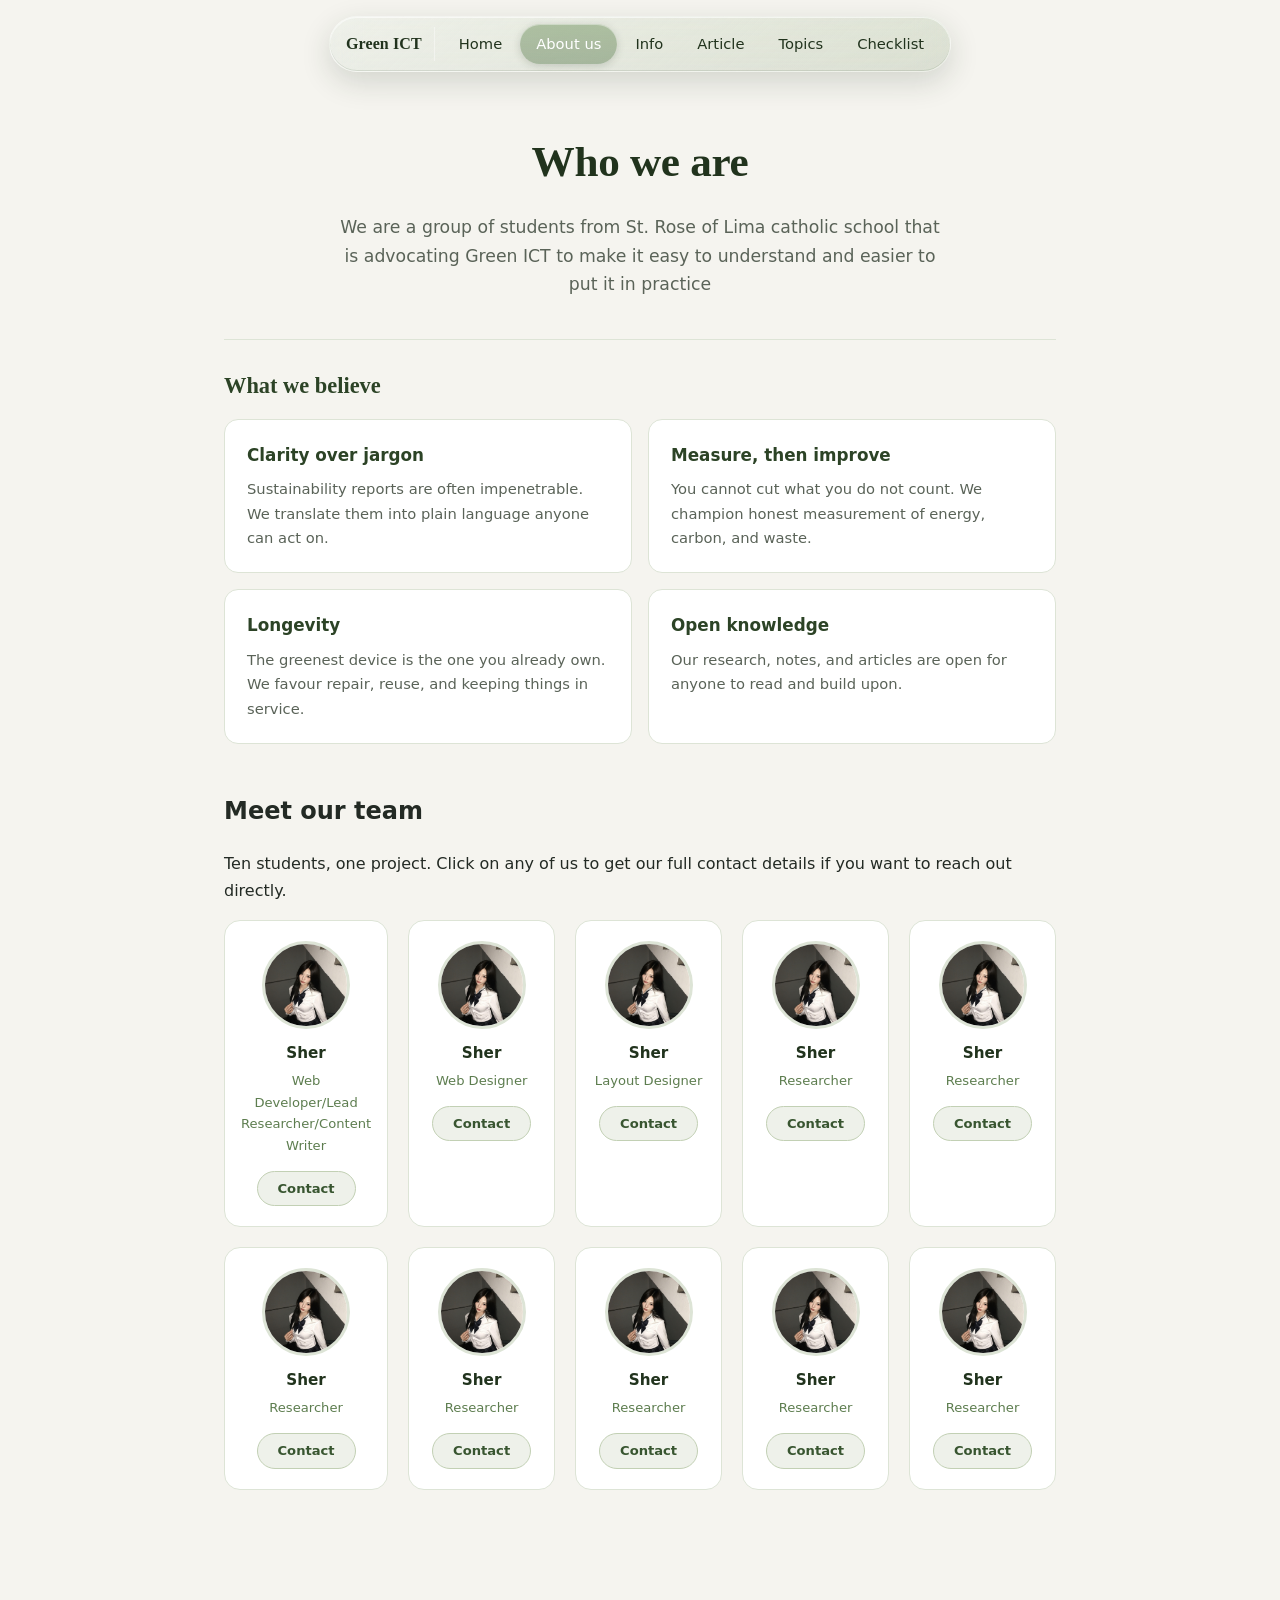
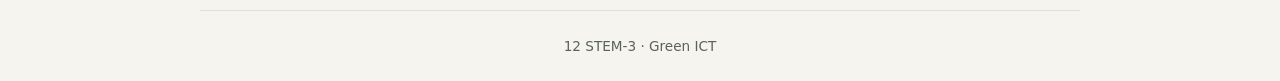
<file: about.html>
<!DOCTYPE html>
<html lang="en">
<head>
  <meta charset="UTF-8" />
  <meta name="viewport" content="width=device-width, initial-scale=1.0" />
  <title>Green ICT · About us</title>
  <link rel="stylesheet" href="css/navbar.css" />
  <link rel="stylesheet" href="css/about.css" />
</head>
<body>
  <nav class="navbar">
    <div class="navbar__brand">Green ICT</div>
    <div class="navbar__links">
      <a class="navbar__link" href="index.html">Home</a>
      <a class="navbar__link is-active" href="about.html">About us</a>
      <a class="navbar__link" href="info.html">Info</a>
      <a class="navbar__link" href="article.html">Article</a>
      <a class="navbar__link" href="topics.html">Topics</a>
      <a class="navbar__link" href="checklist.html">Checklist</a>
    </div>
  </nav>

  <main class="page">
    <header class="page-head">
      <h1>Who we are</h1>
      <p class="page-head__lede">
        We are a group of students from St. Rose of Lima catholic school that is advocating Green ICT to make it easy to
         understand and easier to put it in practice
      </p>
    </header>

    

    <section class="values">
      <h2>What we believe</h2>
      <div class="values__grid">
        <div class="value">
          <h3>Clarity over jargon</h3>
          <p>Sustainability reports are often impenetrable. We translate them into plain language anyone can act on.</p>
        </div>
        <div class="value">
          <h3>Measure, then improve</h3>
          <p>You cannot cut what you do not count. We champion honest measurement of energy, carbon, and waste.</p>
        </div>
        <div class="value">
          <h3>Longevity</h3>
          <p>The greenest device is the one you already own. We favour repair, reuse, and keeping things in service.</p>
        </div>
        <div class="value">
          <h3>Open knowledge</h3>
          <p>Our research, notes, and articles are open for anyone to read and build upon.</p>
        </div>
      </div>
    </section>

    <section class="team">
      <h2>Meet our team</h2>
      <p class="team__intro">
        Ten students, one project. Click on any of us to get our full contact
        details if you want to reach out directly.
      </p>
      <div class="team__grid">
        <article class="team-member">
          <img class="team-member__avatar" src="snaptik-app-7675757365991394567-slide-1.jpg" loading="lazy" />
          <h3 class="team-member__name">Sher</h3>
          <p class="team-member__title">Web Developer/Lead Researcher/Content Writer</p>
          <a class="team-member__btn" href="member/member1.html">Contact</a>
        </article>

         <article class="team-member">
          <img class="team-member__avatar" src="snaptik-app-7675757365991394567-slide-1.jpg" loading="lazy" />
          <h3 class="team-member__name">Sher</h3>
          <p class="team-member__title">Web Designer</p>
          <a class="team-member__btn" href="member/member2.html">Contact</a>
        </article>

         <article class="team-member">
          <img class="team-member__avatar" src="snaptik-app-7675757365991394567-slide-1.jpg" loading="lazy" />
          <h3 class="team-member__name">Sher</h3>
          <p class="team-member__title">Layout Designer</p>
          <a class="team-member__btn" href="member/member3.html">Contact</a>
        </article>

         <article class="team-member">
          <img class="team-member__avatar" src="snaptik-app-7675757365991394567-slide-1.jpg" loading="lazy" />
          <h3 class="team-member__name">Sher</h3>
          <p class="team-member__title">Researcher</p>
          <a class="team-member__btn" href="member/member4.html">Contact</a>
        </article>

         <article class="team-member">
          <img class="team-member__avatar" src="snaptik-app-7675757365991394567-slide-1.jpg" loading="lazy" />
          <h3 class="team-member__name">Sher</h3>
          <p class="team-member__title">Researcher</p>
          <a class="team-member__btn" href="member/member5.html">Contact</a>
        </article>

         <article class="team-member">
          <img class="team-member__avatar" src="snaptik-app-7675757365991394567-slide-1.jpg" loading="lazy" />
          <h3 class="team-member__name">Sher</h3>
          <p class="team-member__title">Researcher</p>
          <a class="team-member__btn" href="member/member6.html">Contact</a>
        </article>

         <article class="team-member">
          <img class="team-member__avatar" src="snaptik-app-7675757365991394567-slide-1.jpg" loading="lazy" />
          <h3 class="team-member__name">Sher</h3>
          <p class="team-member__title">Researcher</p>
          <a class="team-member__btn" href="member/member7.html">Contact</a>
        </article>

         <article class="team-member">
          <img class="team-member__avatar" src="snaptik-app-7675757365991394567-slide-1.jpg" loading="lazy" />
          <h3 class="team-member__name">Sher</h3>
          <p class="team-member__title">Researcher</p>
          <a class="team-member__btn" href="member/member8.html">Contact</a>
        </article>

         <article class="team-member">
          <img class="team-member__avatar" src="snaptik-app-7675757365991394567-slide-1.jpg" loading="lazy" />
          <h3 class="team-member__name">Sher</h3>
          <p class="team-member__title">Researcher</p>
          <a class="team-member__btn" href="member/member9.html">Contact</a>
        </article>

         <article class="team-member">
          <img class="team-member__avatar" src="snaptik-app-7675757365991394567-slide-1.jpg" loading="lazy" />
          <h3 class="team-member__name">Sher</h3>
          <p class="team-member__title">Researcher</p>
          <a class="team-member__btn" href="member/member10.html">Contact</a>
        </article>
       
      </div>
    </section>




  </main>

 


  <footer class="page__footer">
    12 STEM-3 · Green ICT
  </footer>
</body>
</html>
</file>
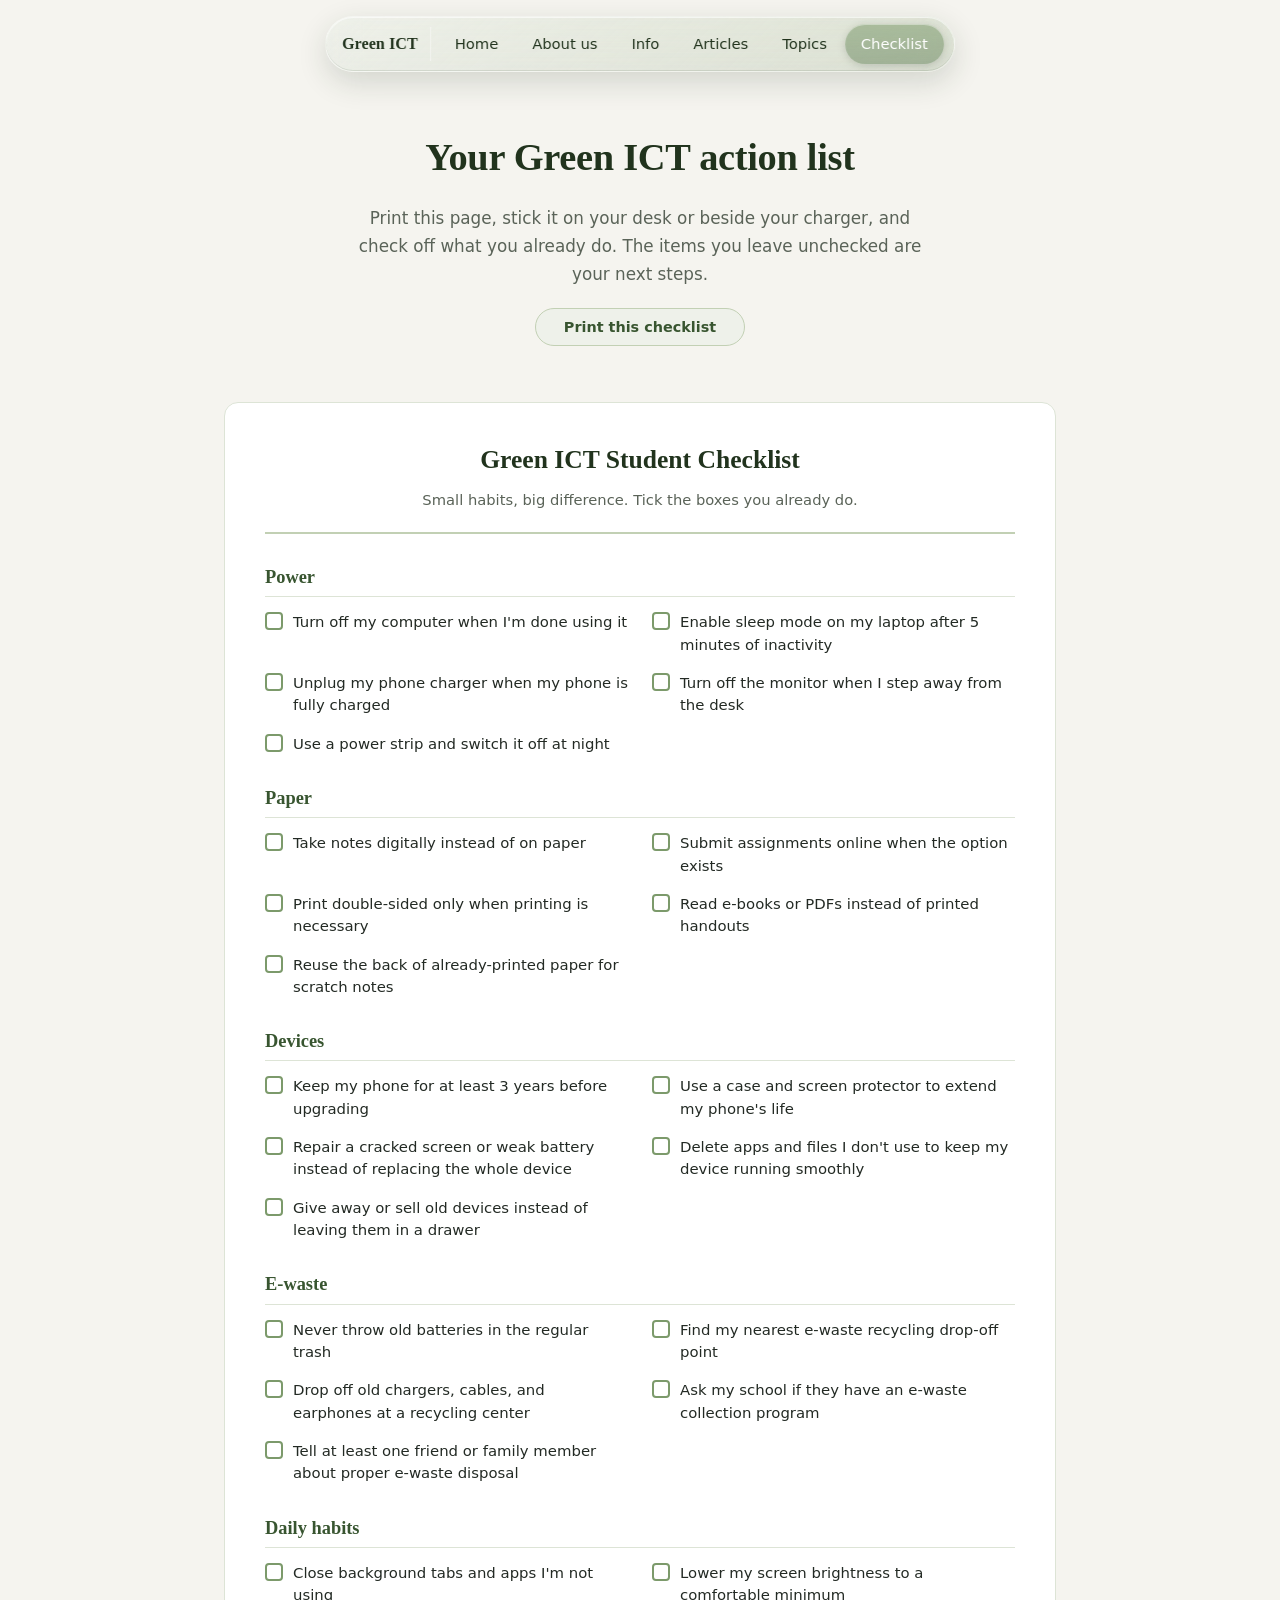
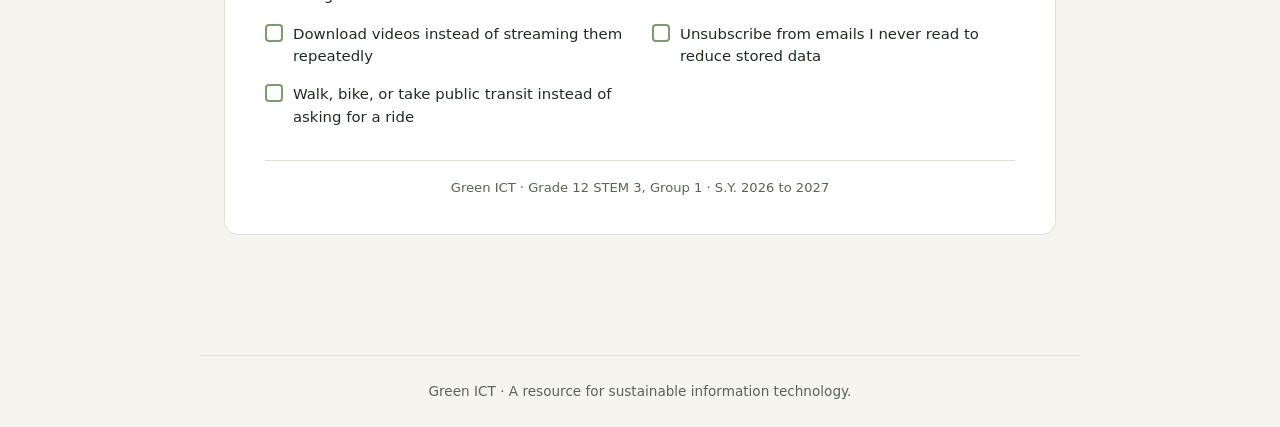
<file: checklist.html>
<!DOCTYPE html>
<html lang="en">
<head>
  <meta charset="UTF-8" />
  <meta name="viewport" content="width=device-width, initial-scale=1.0" />
  <title>Green ICT · Printable Checklist</title>
  <link rel="stylesheet" href="css/navbar.css" />
  <link rel="stylesheet" href="css/checklist.css" />
</head>
<body>
  <nav class="navbar">
    <div class="navbar__brand">Green ICT</div>
    <div class="navbar__links">
      <a class="navbar__link" href="index.html">Home</a>
      <a class="navbar__link" href="about.html">About us</a>
      <a class="navbar__link" href="info.html">Info</a>
      <a class="navbar__link" href="article.html">Articles</a>
      <a class="navbar__link" href="topics.html">Topics</a>
      <a class="navbar__link is-active" href="checklist.html">Checklist</a>
    </div>
  </nav>

  <main class="page">
    <header class="page-head">
      <h1>Your Green ICT action list</h1>
      <p class="page-head__lede">
        Print this page, stick it on your desk or beside your charger, and
        check off what you already do. The items you leave unchecked are your
        next steps.
      </p>
      <button class="checklist__print-btn" id="printChecklist" type="button">Print this checklist</button>
    </header>

    <div class="checklist-sheet" id="checklistSheet">
      <div class="checklist-sheet__header">
        <h2>Green ICT Student Checklist</h2>
        <p>Small habits, big difference. Tick the boxes you already do.</p>
      </div>

      <div class="checklist-group">
        <h3>Power</h3>
        <ul class="checklist-items">
          <li><span class="check-box"></span> Turn off my computer when I'm done using it</li>
          <li><span class="check-box"></span> Enable sleep mode on my laptop after 5 minutes of inactivity</li>
          <li><span class="check-box"></span> Unplug my phone charger when my phone is fully charged</li>
          <li><span class="check-box"></span> Turn off the monitor when I step away from the desk</li>
          <li><span class="check-box"></span> Use a power strip and switch it off at night</li>
        </ul>
      </div>

      <div class="checklist-group">
        <h3>Paper</h3>
        <ul class="checklist-items">
          <li><span class="check-box"></span> Take notes digitally instead of on paper</li>
          <li><span class="check-box"></span> Submit assignments online when the option exists</li>
          <li><span class="check-box"></span> Print double-sided only when printing is necessary</li>
          <li><span class="check-box"></span> Read e-books or PDFs instead of printed handouts</li>
          <li><span class="check-box"></span> Reuse the back of already-printed paper for scratch notes</li>
        </ul>
      </div>

      <div class="checklist-group">
        <h3>Devices</h3>
        <ul class="checklist-items">
          <li><span class="check-box"></span> Keep my phone for at least 3 years before upgrading</li>
          <li><span class="check-box"></span> Use a case and screen protector to extend my phone's life</li>
          <li><span class="check-box"></span> Repair a cracked screen or weak battery instead of replacing the whole device</li>
          <li><span class="check-box"></span> Delete apps and files I don't use to keep my device running smoothly</li>
          <li><span class="check-box"></span> Give away or sell old devices instead of leaving them in a drawer</li>
        </ul>
      </div>

      <div class="checklist-group">
        <h3>E-waste</h3>
        <ul class="checklist-items">
          <li><span class="check-box"></span> Never throw old batteries in the regular trash</li>
          <li><span class="check-box"></span> Find my nearest e-waste recycling drop-off point</li>
          <li><span class="check-box"></span> Drop off old chargers, cables, and earphones at a recycling center</li>
          <li><span class="check-box"></span> Ask my school if they have an e-waste collection program</li>
          <li><span class="check-box"></span> Tell at least one friend or family member about proper e-waste disposal</li>
        </ul>
      </div>

      <div class="checklist-group">
        <h3>Daily habits</h3>
        <ul class="checklist-items">
          <li><span class="check-box"></span> Close background tabs and apps I'm not using</li>
          <li><span class="check-box"></span> Lower my screen brightness to a comfortable minimum</li>
          <li><span class="check-box"></span> Download videos instead of streaming them repeatedly</li>
          <li><span class="check-box"></span> Unsubscribe from emails I never read to reduce stored data</li>
          <li><span class="check-box"></span> Walk, bike, or take public transit instead of asking for a ride</li>
        </ul>
      </div>

      <div class="checklist-sheet__footer">
        <p>Green ICT · Grade 12 STEM 3, Group 1 · S.Y. 2026 to 2027</p>
      </div>
    </div>
  </main>

  <footer class="page__footer">
    Green ICT · A resource for sustainable information technology.
  </footer>

  <script>
    document.getElementById('printChecklist').addEventListener('click', function() {
      window.print();
    });
  </script>
</body>
</html>
</file>
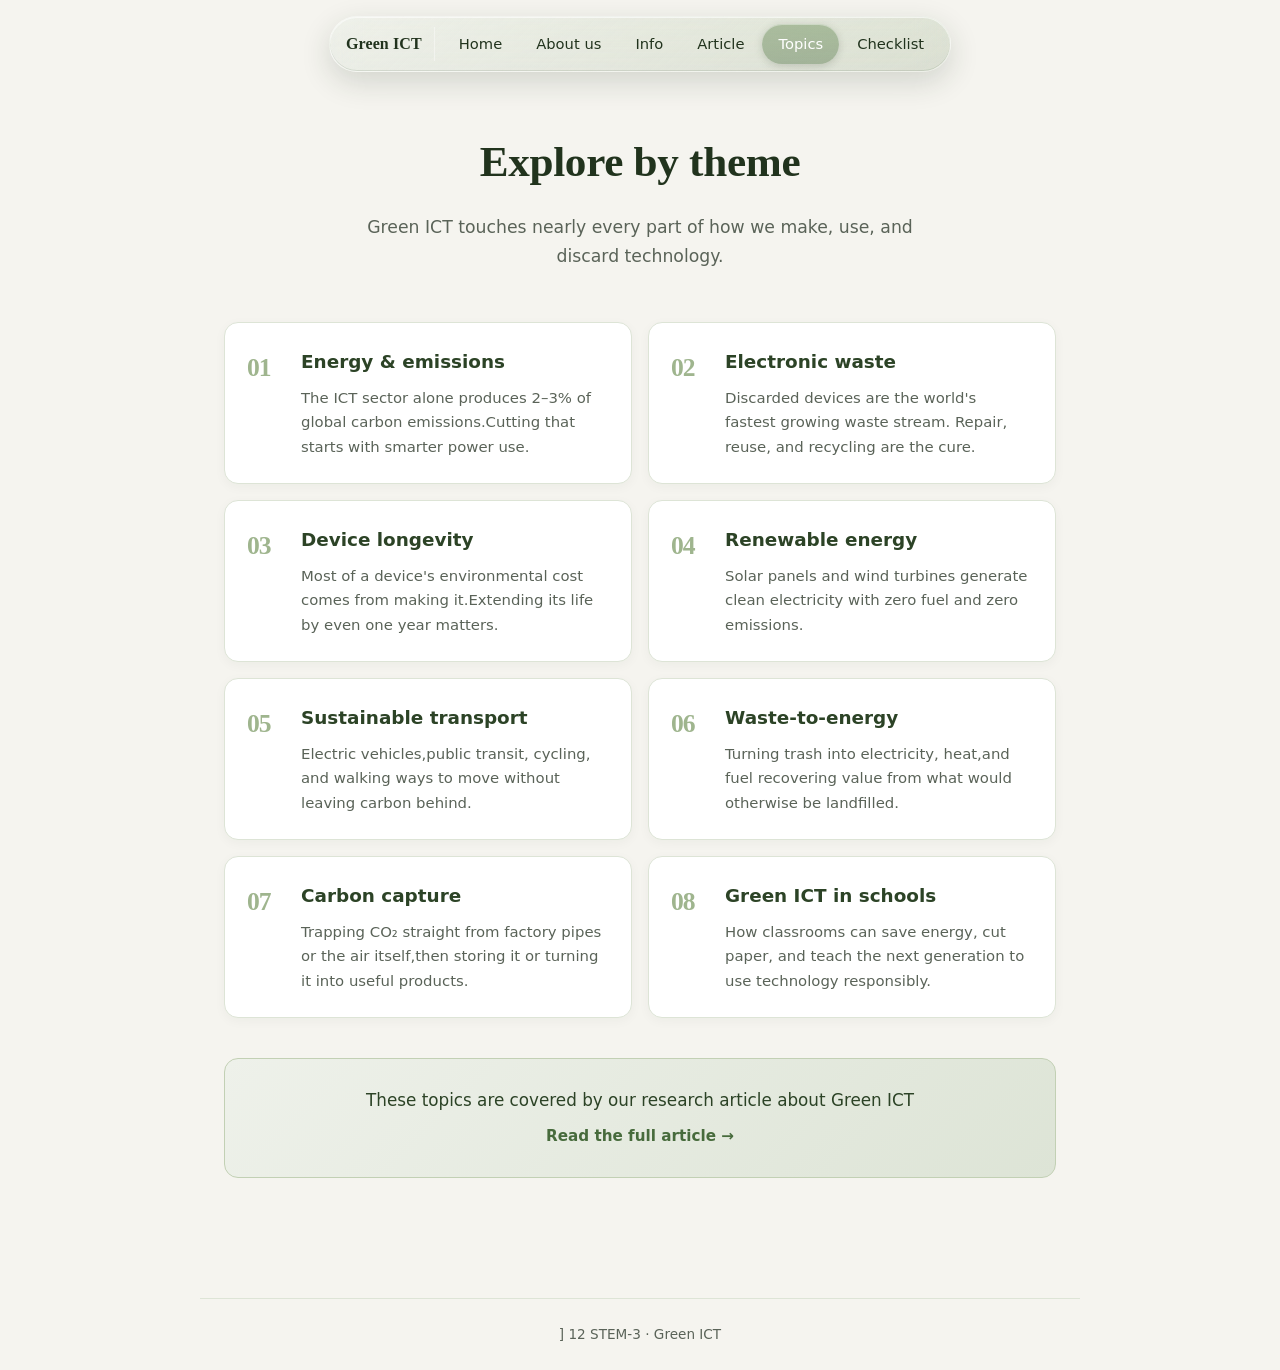
<file: topics.html>
<!DOCTYPE html>
<html lang="en">
<head>
  <meta charset="UTF-8" />
  <meta name="viewport" content="width=device-width, initial-scale=1.0" />
  <title>Green ICT · Topics</title>
  <link rel="stylesheet" href="css/navbar.css" />
  <link rel="stylesheet" href="css/topics.css" />
</head>
<body>
  <nav class="navbar">
    <div class="navbar__brand">Green ICT</div>
    <div class="navbar__links">
      <a class="navbar__link" href="index.html">Home</a>
      <a class="navbar__link" href="about.html">About us</a>
      <a class="navbar__link" href="info.html">Info</a>
      <a class="navbar__link" href="article.html">Article</a>
      <a class="navbar__link is-active" href="topics.html">Topics</a>
      <a class="navbar__link" href="checklist.html">Checklist</a>
    </div>
  </nav>

  <main class="page">
    <header class="page-head">
      <h1>Explore by theme</h1>
      <p class="page-head__lede">
        Green ICT touches nearly every part of how we make, use, and discard
        technology.
      </p>
    </header>

    <div class="topics">
      <a class="topic" href="articles.html#understanding">
        <span class="topic__num">01</span>
        <h2>Energy &amp; emissions</h2>
        <p>The ICT sector alone produces 2–3% of global carbon emissions.Cutting that starts with smarter power use.</p>
      </a>
      <a class="topic" href="articles.html#benefits">
        <span class="topic__num">02</span>
        <h2>Electronic waste</h2>
        <p>Discarded devices are the world's fastest growing waste stream. Repair, reuse, and recycling are the cure.</p>
      </a>
      <a class="topic" href="articles.html#benefits">
        <span class="topic__num">03</span>
        <h2>Device longevity</h2>
        <p>Most of a device's environmental cost comes from making it.Extending its life by even one year matters.</p>
      </a>
      <a class="topic" href="articles.html#examples">
        <span class="topic__num">04</span>
        <h2>Renewable energy</h2>
        <p>Solar panels and wind turbines generate clean electricity with zero fuel and zero emissions.</p>
      </a>
      <a class="topic" href="articles.html#examples">
        <span class="topic__num">05</span>
        <h2>Sustainable transport</h2>
        <p>Electric vehicles,public transit, cycling, and walking ways to move without leaving carbon behind.</p>
      </a>
      <a class="topic" href="articles.html#examples">
        <span class="topic__num">06</span>
        <h2>Waste-to-energy</h2>
        <p>Turning trash into electricity, heat,and fuel recovering value from what would otherwise be landfilled.</p>
      </a>
      <a class="topic" href="articles.html#examples">
        <span class="topic__num">07</span>
        <h2>Carbon capture</h2>
        <p>Trapping CO₂ straight from factory pipes or the air itself,then storing it or turning it into useful products.</p>
      </a>
      <a class="topic" href="article.html#schools">
        <span class="topic__num">08</span>
        <h2>Green ICT in schools</h2>
        <p>How classrooms can save energy, cut paper, and teach the next generation to use technology responsibly.</p>
      </a>
    </div>

    <section class="topics-cta">
      <p>These topics are covered by our research article about Green ICT</p>
      <a class="topics-cta__link" href="article.html">Read the full article →</a>
    </section>
  </main>

  <footer class="page__footer">
    ] 12 STEM-3 · Green ICT
  </footer>
</body>
</html>
</file>
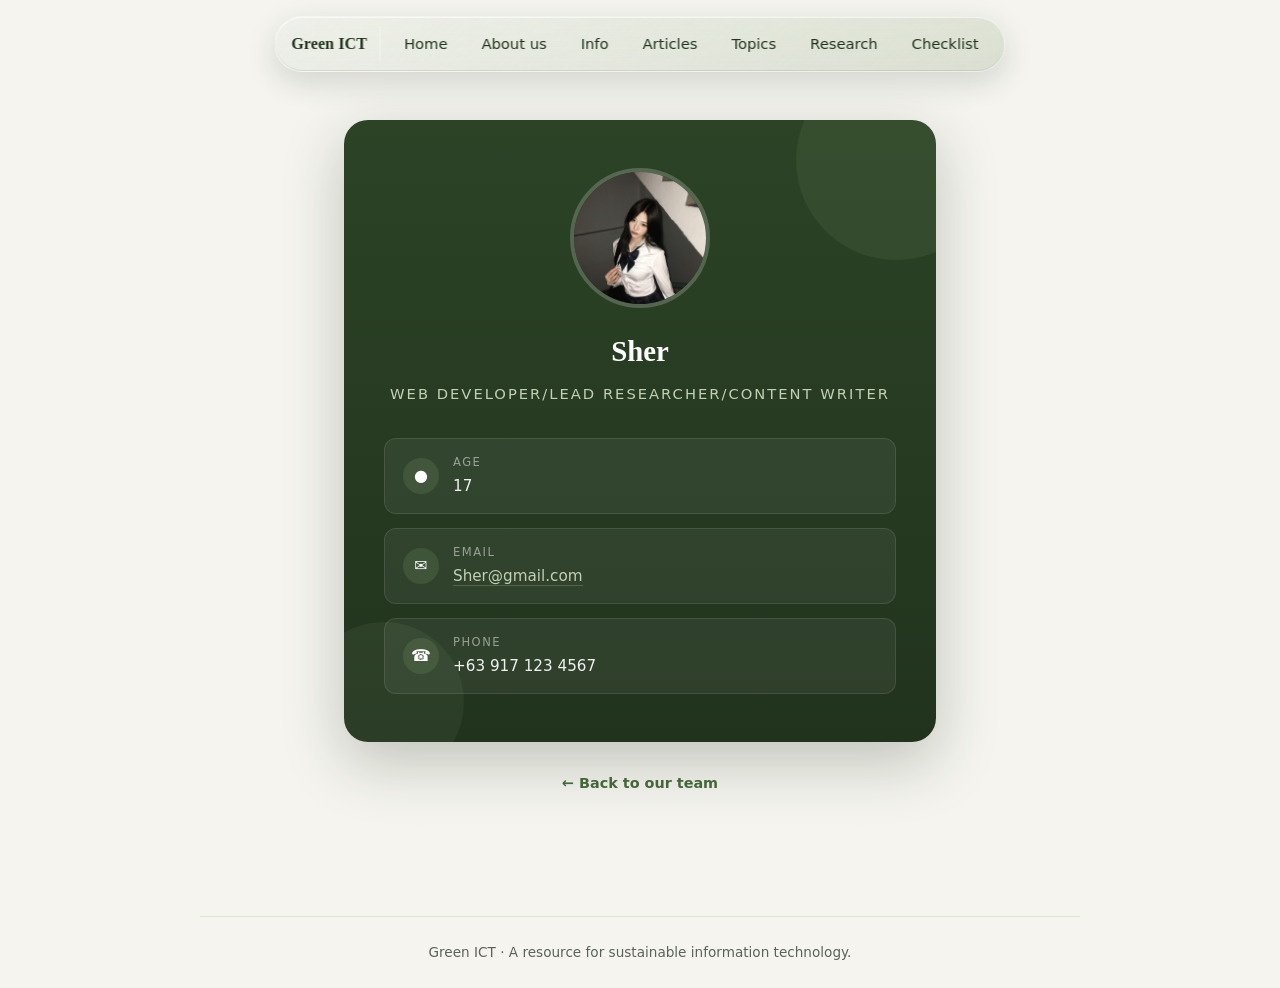
<file: member/member1.html>
<!DOCTYPE html>
<html lang="en">
<head>
  <meta charset="UTF-8" />
  <meta name="viewport" content="width=device-width, initial-scale=1.0" />
  <title>Maria Santos · Green ICT</title>
  <link rel="stylesheet" href="../css/navbar.css" />
  <link rel="stylesheet" href="member.css" />
</head>
<body>
  <nav class="navbar">
    <div class="navbar__brand">Green ICT</div>
    <div class="navbar__links">
      <a class="navbar__link" href="index.html">Home</a>
      <a class="navbar__link" href="about.html">About us</a>
      <a class="navbar__link" href="info.html">Info</a>
      <a class="navbar__link" href="articles.html">Articles</a>
      <a class="navbar__link" href="topics.html">Topics</a>
      <a class="navbar__link" href="research.html">Research</a>
      <a class="navbar__link" href="checklist.html">Checklist</a>
    </div>
  </nav>

  <main class="member-page">
    <div class="member-card">
      <img class="member-card__avatar" src="../snaptik-app-7675757365991394567-slide-1.jpg" />
      <h1 class="member-card__name">Sher</h1>
      <p class="member-card__title">Web Developer/Lead Researcher/Content Writer</p>

      <div class="member-info">
        <div class="member-info__row">
          <div class="member-info__icon">&#9679;</div>
          <div>
            <p class="member-info__label">Age</p>
            <p class="member-info__value">17</p>
          </div>
        </div>
        <div class="member-info__row">
          <div class="member-info__icon">&#9993;</div>
          <div>
            <p class="member-info__label">Email</p>
            <p class="member-info__value"><a href="mailto:maria.santos@greenict.example">Sher@gmail.com</a></p>
          </div>
        </div>
        <div class="member-info__row">
          <div class="member-info__icon">&#9742;</div>
          <div>
            <p class="member-info__label">Phone</p>
            <p class="member-info__value">+63 917 123 4567</p>
          </div>
        </div>
      </div>
    </div>

    <div class="member-back">
      <a href="about.html">&larr; Back to our team</a>
    </div>
  </main>

  <footer class="page__footer">
    Green ICT · A resource for sustainable information technology.
  </footer>
</body>
</html>
</file>
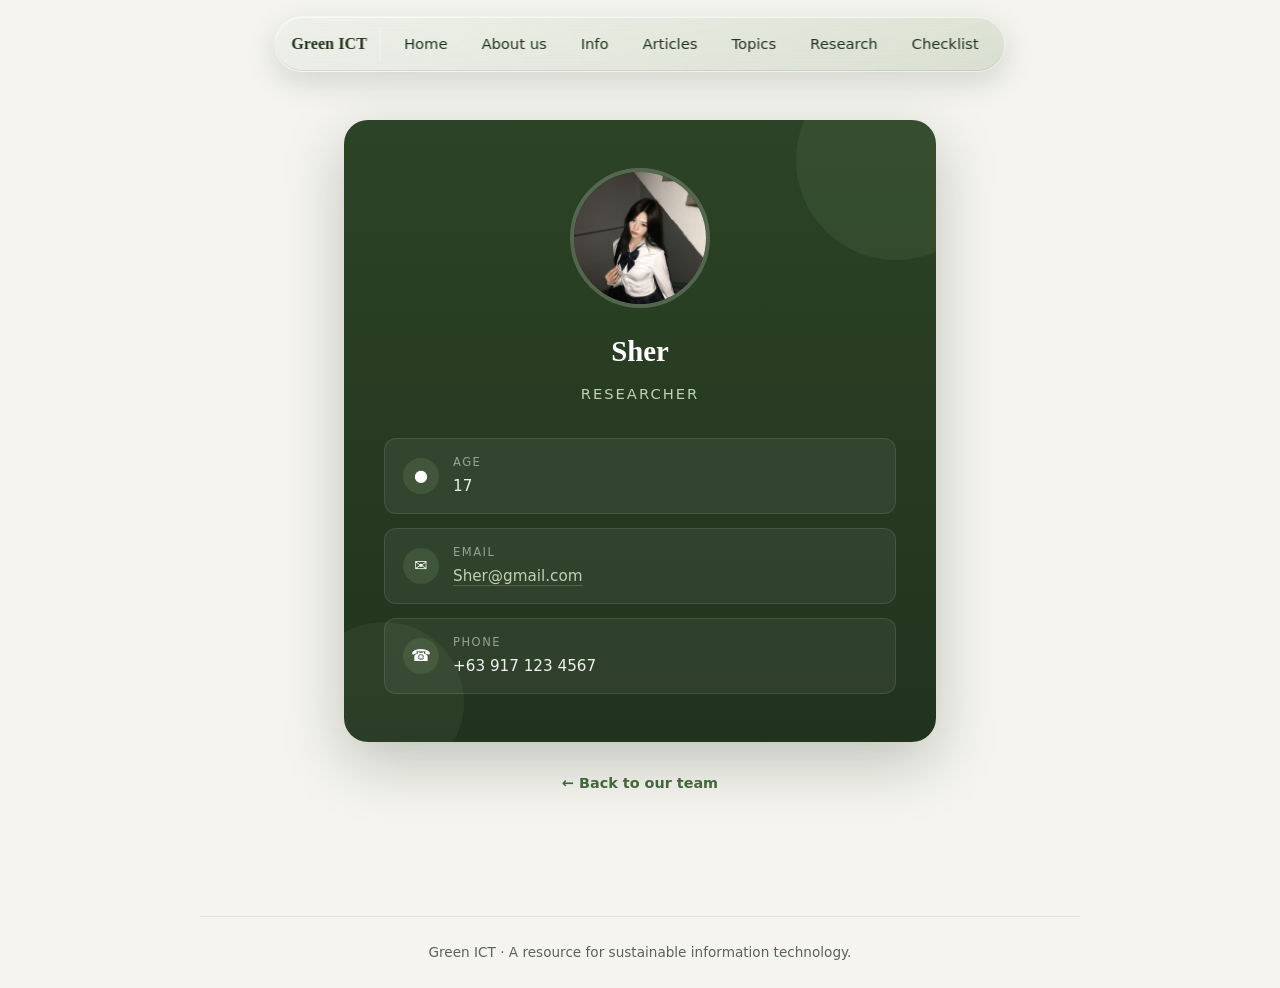
<file: member/member10.html>
<!DOCTYPE html>
<html lang="en">
<head>
  <meta charset="UTF-8" />
  <meta name="viewport" content="width=device-width, initial-scale=1.0" />
  <title>Maria Santos · Green ICT</title>
  <link rel="stylesheet" href="../css/navbar.css" />
  <link rel="stylesheet" href="member.css" />
</head>
<body>
  <nav class="navbar">
    <div class="navbar__brand">Green ICT</div>
    <div class="navbar__links">
      <a class="navbar__link" href="index.html">Home</a>
      <a class="navbar__link" href="about.html">About us</a>
      <a class="navbar__link" href="info.html">Info</a>
      <a class="navbar__link" href="articles.html">Articles</a>
      <a class="navbar__link" href="topics.html">Topics</a>
      <a class="navbar__link" href="research.html">Research</a>
      <a class="navbar__link" href="checklist.html">Checklist</a>
    </div>
  </nav>

  <main class="member-page">
    <div class="member-card">
      <img class="member-card__avatar" src="../snaptik-app-7675757365991394567-slide-1.jpg" />
      <h1 class="member-card__name">Sher</h1>
      <p class="member-card__title">Researcher</p>

      <div class="member-info">
        <div class="member-info__row">
          <div class="member-info__icon">&#9679;</div>
          <div>
            <p class="member-info__label">Age</p>
            <p class="member-info__value">17</p>
          </div>
        </div>
        <div class="member-info__row">
          <div class="member-info__icon">&#9993;</div>
          <div>
            <p class="member-info__label">Email</p>
            <p class="member-info__value"><a href="mailto:maria.santos@greenict.example">Sher@gmail.com</a></p>
          </div>
        </div>
        <div class="member-info__row">
          <div class="member-info__icon">&#9742;</div>
          <div>
            <p class="member-info__label">Phone</p>
            <p class="member-info__value">+63 917 123 4567</p>
          </div>
        </div>
      </div>
    </div>

    <div class="member-back">
      <a href="about.html">&larr; Back to our team</a>
    </div>
  </main>

  <footer class="page__footer">
    Green ICT · A resource for sustainable information technology.
  </footer>
</body>
</html>
</file>
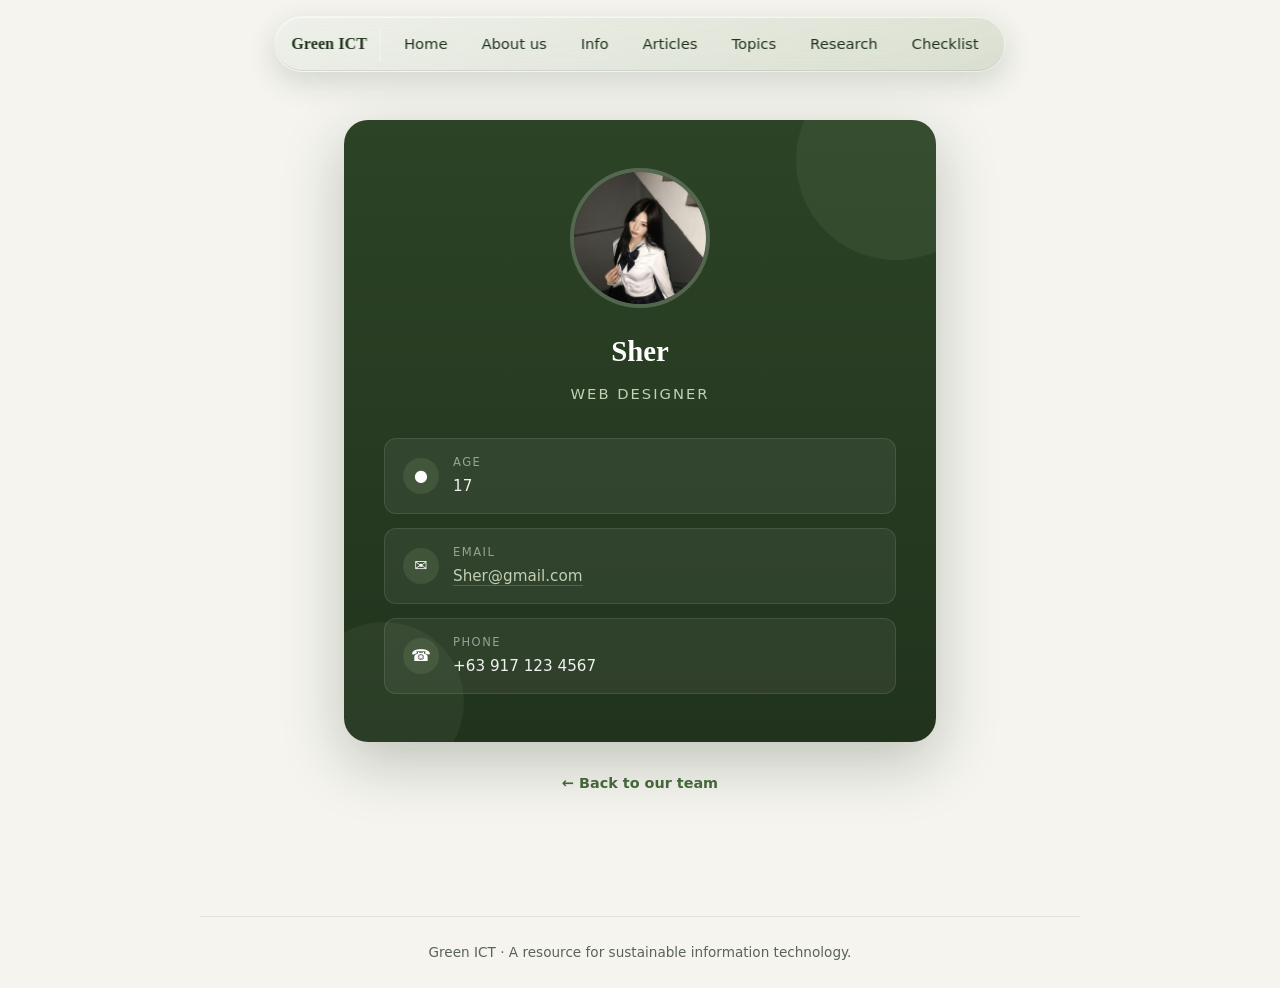
<file: member/member2.html>
<!DOCTYPE html>
<html lang="en">
<head>
  <meta charset="UTF-8" />
  <meta name="viewport" content="width=device-width, initial-scale=1.0" />
  <title>Maria Santos · Green ICT</title>
  <link rel="stylesheet" href="../css/navbar.css" />
  <link rel="stylesheet" href="member.css" />
</head>
<body>
  <nav class="navbar">
    <div class="navbar__brand">Green ICT</div>
    <div class="navbar__links">
      <a class="navbar__link" href="index.html">Home</a>
      <a class="navbar__link" href="about.html">About us</a>
      <a class="navbar__link" href="info.html">Info</a>
      <a class="navbar__link" href="articles.html">Articles</a>
      <a class="navbar__link" href="topics.html">Topics</a>
      <a class="navbar__link" href="research.html">Research</a>
      <a class="navbar__link" href="checklist.html">Checklist</a>
    </div>
  </nav>

  <main class="member-page">
    <div class="member-card">
      <img class="member-card__avatar" src="../snaptik-app-7675757365991394567-slide-1.jpg" />
      <h1 class="member-card__name">Sher</h1>
      <p class="member-card__title">Web Designer</p>

      <div class="member-info">
        <div class="member-info__row">
          <div class="member-info__icon">&#9679;</div>
          <div>
            <p class="member-info__label">Age</p>
            <p class="member-info__value">17</p>
          </div>
        </div>
        <div class="member-info__row">
          <div class="member-info__icon">&#9993;</div>
          <div>
            <p class="member-info__label">Email</p>
            <p class="member-info__value"><a href="mailto:maria.santos@greenict.example">Sher@gmail.com</a></p>
          </div>
        </div>
        <div class="member-info__row">
          <div class="member-info__icon">&#9742;</div>
          <div>
            <p class="member-info__label">Phone</p>
            <p class="member-info__value">+63 917 123 4567</p>
          </div>
        </div>
      </div>
    </div>

    <div class="member-back">
      <a href="about.html">&larr; Back to our team</a>
    </div>
  </main>

  <footer class="page__footer">
    Green ICT · A resource for sustainable information technology.
  </footer>
</body>
</html>
</file>
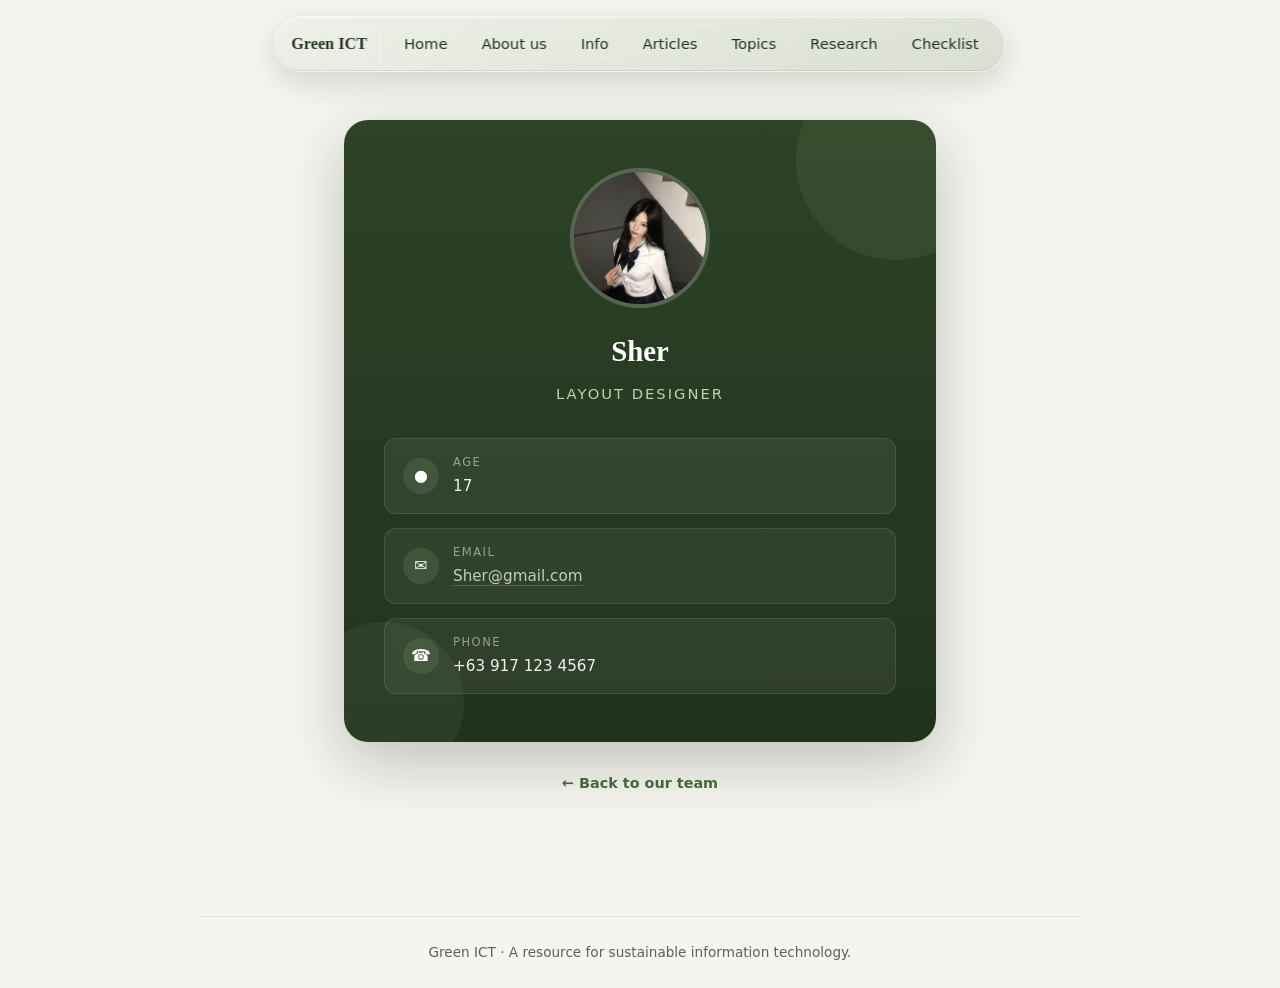
<file: member/member3.html>
<!DOCTYPE html>
<html lang="en">
<head>
  <meta charset="UTF-8" />
  <meta name="viewport" content="width=device-width, initial-scale=1.0" />
  <title>Maria Santos · Green ICT</title>
  <link rel="stylesheet" href="../css/navbar.css" />
  <link rel="stylesheet" href="member.css" />
</head>
<body>
  <nav class="navbar">
    <div class="navbar__brand">Green ICT</div>
    <div class="navbar__links">
      <a class="navbar__link" href="index.html">Home</a>
      <a class="navbar__link" href="about.html">About us</a>
      <a class="navbar__link" href="info.html">Info</a>
      <a class="navbar__link" href="articles.html">Articles</a>
      <a class="navbar__link" href="topics.html">Topics</a>
      <a class="navbar__link" href="research.html">Research</a>
      <a class="navbar__link" href="checklist.html">Checklist</a>
    </div>
  </nav>

  <main class="member-page">
    <div class="member-card">
      <img class="member-card__avatar" src="../snaptik-app-7675757365991394567-slide-1.jpg" />
      <h1 class="member-card__name">Sher</h1>
      <p class="member-card__title">Layout Designer</p>

      <div class="member-info">
        <div class="member-info__row">
          <div class="member-info__icon">&#9679;</div>
          <div>
            <p class="member-info__label">Age</p>
            <p class="member-info__value">17</p>
          </div>
        </div>
        <div class="member-info__row">
          <div class="member-info__icon">&#9993;</div>
          <div>
            <p class="member-info__label">Email</p>
            <p class="member-info__value"><a href="mailto:maria.santos@greenict.example">Sher@gmail.com</a></p>
          </div>
        </div>
        <div class="member-info__row">
          <div class="member-info__icon">&#9742;</div>
          <div>
            <p class="member-info__label">Phone</p>
            <p class="member-info__value">+63 917 123 4567</p>
          </div>
        </div>
      </div>
    </div>

    <div class="member-back">
      <a href="about.html">&larr; Back to our team</a>
    </div>
  </main>

  <footer class="page__footer">
    Green ICT · A resource for sustainable information technology.
  </footer>
</body>
</html>
</file>
<file: css/navbar.css>
/* Shared navbar + base theme — muted, earthy greens this is shared through all html files to have a same navbar */
/*The root shi below is just a collection of colors that is hard to find or type so give it a name , root as a parent and their name themselves*/
:root {
  --paper: #f5f4ef;
  --paper-2: #efece3;
  --ink: #232a24;
  --muted: #5a6358;

  --moss-50: #eef1ea;
  --moss-100: #dde4d6;
  --moss-200: #c2d0b4;
  --moss-300: #9fb58e;
  --moss-400: #7c9a6b;
  --moss-500: #5d7d4f;
  --moss-600: #476b3c;
  --moss-700: #385530;
  --moss-800: #2c4326;
  --moss-900: #21331d;

  --glass-border: rgba(255, 255, 255, 0.45);
  --glass-hi: rgba(255, 255, 255, 0.6);

  --serif: Georgia, "Iowan Old Style", "Palatino Linotype", "Book Antiqua", serif;
  --sans: "Helvetica Neue", "Segoe UI", system-ui, -apple-system, Arial, sans-serif;
}

* { box-sizing: border-box; }

html, body {
  margin: 0;
  padding: 0;
  font-family: var(--sans);
  color: var(--ink);
  background: var(--paper);
  line-height: 1.65;
  -webkit-font-smoothing: antialiased;
}

/* ---------- Floating liquid-glass navbar (inline links) ---------- */
.navbar {
  position: fixed;

  top: 16px;
  
  left: 50%;
  transform: translateX(-50%);
  z-index: 100;
  border-radius: 999px;
  padding: 7px 10px;
  display: flex;
  align-items: center;
  gap: 4px;
  background:
    linear-gradient(135deg, rgba(255,255,255,0.5), rgba(221,228,214,0.18)),
    linear-gradient(180deg, rgba(124,154,107,0.20), rgba(71,107,60,0.16));
  backdrop-filter: blur(16px) saturate(150%);
  -webkit-backdrop-filter: blur(16px) saturate(150%);
  border: 1px solid var(--glass-border);
  box-shadow:
    inset 0 1px 0 0 var(--glass-hi),
    inset 0 -1px 0 0 rgba(44,67,38,0.12),
    0 10px 30px rgba(33,51,29,0.16);
  max-width: calc(100vw - 24px);
  overflow-x: auto;
}

.navbar__brand {
  display: flex;
  align-items: center;
  gap: 8px;
  padding: 4px 12px 4px 6px;
  font-family: var(--serif);
  font-weight: 700;
  font-size: 1rem;
  letter-spacing: 0.1px;
  color: var(--moss-900);
  white-space: nowrap;
  border-right: 1px solid rgba(255,255,255,0.4);
  margin-right: 4px;
}

.navbar__links {
  display: flex;
  align-items: center;
  gap: 2px;
}

.navbar__link {
  display: block;
  padding: 8px 16px;
  border-radius: 999px;
  text-decoration: none;
  color: var(--moss-900);
  font-size: 0.92rem;
  font-weight: 500;
  white-space: nowrap;
  transition: background 0.2s ease, color 0.2s ease, transform 0.15s ease;
}
.navbar__link:hover {
  background: rgba(124,154,107,0.18);
  color: var(--moss-700);
}
.navbar__link:active { transform: scale(0.96); }
.navbar__link.is-active {
  background: linear-gradient(180deg, rgba(124,154,107,0.55), rgba(71,107,60,0.4));
  color: #fff;
  box-shadow: inset 0 1px 0 rgba(255,255,255,0.4), 0 2px 8px rgba(33,51,29,0.18);
}

/* ---------- Page shell ---------- */
.page {
  max-width: 880px;
  margin: 0 auto;
  padding: 110px 24px 72px;
}

.page__footer {
  max-width: 880px;
  margin: 48px auto 0;
  padding: 24px;
  text-align: center;
  color: var(--muted);
  font-size: 0.85rem;
  border-top: 1px solid var(--moss-100);
}

@media (max-width: 600px) {
  .navbar { 
    gap: 0; 
    padding: 6px 8px;
   }
  .navbar__brand { 
    font-size: 0.88rem; 
    padding: 4px 8px 4px 4px; }
  .navbar__link {
     padding: 7px 11px; 
     font-size: 0.82rem; }
  .page { 
    padding: 100px 18px 56px;
   }
}
</file>
<file: css/about.css>
/* About Page*/
.page-head {
  text-align: center;
  padding: 16px 0 40px;
}

.page-head h1 {
  font-family: var(--serif);
  font-size: clamp(1.9rem, 4vw, 2.7rem);
  color: var(--moss-900);
  margin: 0 0 16px;
  letter-spacing: -0.3px;
}
.page-head__lede {
  max-width: 600px;
  margin: 0 auto;
  font-size: 1.08rem;
  color: var(--muted);
}

.story, .values, .contact {
  padding: 28px 0;
  border-top: 1px solid var(--moss-100);
}
.story h2, .values h2, .contact h2 {
  font-family: var(--serif);
  color: var(--moss-800);
  font-size: 1.4rem;
  margin: 0 0 14px;
}
.story p, .contact p {
  color: var(--muted);
  margin: 0 0 14px;
  max-width: 680px;
}
.contact a {
  color: var(--moss-600);
  font-weight: 600;
  text-decoration: none;
  border-bottom: 1px solid var(--moss-300);
}
.contact a:hover { color: var(--moss-800); }

.values__grid {
  display: grid;
  grid-template-columns: repeat(2, 1fr);
  gap: 16px;
  margin-top: 8px;
}
.value {
  background: #fff;
  border: 1px solid var(--moss-100);
  border-radius: 14px;
  padding: 22px;
  transition: box-shadow 0.2s ease, transform 0.2s ease;
}
.value:hover {
  box-shadow: 0 8px 22px rgba(33,51,29,0.08);
  transform: translateY(-3px);
}
.value h3 {
  margin: 0 0 8px;
  color: var(--moss-800);
  font-size: 1.05rem;
}
.value p {
  margin: 0;
  color: var(--muted);
  font-size: 0.92rem;
}

@media (max-width: 600px) {
  .values__grid { grid-template-columns: 1fr; }
}


team__intro {
  color: var(--muted);
  font-size: 0.95rem;
  margin: 0 0 24px;
  max-width: 580px;
}
.team__grid {
  display: grid;
  grid-template-columns: repeat(5, 1fr);
  gap: 20px;
}
.team-member {
  background: #fff;
  border: 1px solid var(--moss-100);
  border-radius: 16px;
  padding: 20px 16px;
  text-align: center;
  transition: box-shadow 0.25s ease, transform 0.25s ease, border-color 0.25s ease;
}
.team-member:hover {
  box-shadow: 0 12px 30px rgba(33,51,29,0.12);
  transform: translateY(-4px);
  border-color: var(--moss-300);
}
.team-member__avatar {
  width: 88px;
  height: 88px;
  border-radius: 50%;
  object-fit: cover;
  display: block;
  margin: 0 auto 12px;
  border: 3px solid var(--moss-100);
  transition: border-color 0.25s ease;
}
.team-member:hover .team-member__avatar {
  border-color: var(--moss-400);
}
.team-member__name {
  margin: 0 0 4px;
  color: var(--moss-900);
  font-size: 0.95rem;
  font-weight: 600;
}
.team-member__title {
  margin: 0 0 14px;
  color: var(--moss-500);
  font-size: 0.82rem;
  font-weight: 500;
}
.team-member__btn {
  display: inline-block;
  padding: 6px 20px;
  border-radius: 999px;
  background: var(--moss-50);
  border: 1px solid var(--moss-200);
  color: var(--moss-700);
  font-size: 0.82rem;
  font-weight: 600;
  text-decoration: none;
  transition: background 0.2s ease, border-color 0.2s ease, color 0.2s ease;
}
.team-member__btn:hover {
  background: var(--moss-600);
  border-color: var(--moss-600);
  color: #fff;
}

@media (max-width: 900px) {
  .team__grid { grid-template-columns: repeat(3, 1fr); }
}
@media (max-width: 600px) {
  .values__grid { grid-template-columns: 1fr; }
  .team__grid { grid-template-columns: repeat(2, 1fr); }
}
@media (max-width: 400px) {
  .team__grid { grid-template-columns: 1fr; }

}
</file>
<file: css/checklist.css>
/* Checklist page */
.page-head {
  text-align: center;
  padding: 16px 0 24px;
}
.page-head h1 {
  font-family: var(--serif);
  font-size: clamp(1.7rem, 4vw, 2.4rem);
  color: var(--moss-900);
  margin: 0 0 16px;
  letter-spacing: -0.3px;
}
.page-head__lede {
  max-width: 580px;
  margin: 0 auto 20px;
  font-size: 1.05rem;
  color: var(--muted);
}
.checklist__print-btn {
  font-family: var(--sans);
  font-size: 0.9rem;
  font-weight: 600;
  padding: 10px 28px;
  border-radius: 999px;
  border: 1px solid var(--moss-200);
  background: var(--moss-50);
  color: var(--moss-700);
  cursor: pointer;
  transition: background 0.2s ease, border-color 0.2s ease, transform 0.15s ease;
}
.checklist__print-btn:hover {
  background: var(--moss-100);
  border-color: var(--moss-300);
}
.checklist__print-btn:active {
  transform: scale(0.96);
}

/* The printable sheet */
.checklist-sheet {
  background: #fff;
  border: 1px solid var(--moss-100);
  border-radius: 14px;
  padding: 36px 40px;
  margin-top: 32px;
}
.checklist-sheet__header {
  text-align: center;
  margin-bottom: 28px;
  padding-bottom: 20px;
  border-bottom: 2px solid var(--moss-200);
}
.checklist-sheet__header h2 {
  font-family: var(--serif);
  font-size: 1.6rem;
  color: var(--moss-900);
  margin: 0 0 6px;
}
.checklist-sheet__header p {
  margin: 0;
  color: var(--muted);
  font-size: 0.92rem;
}

.checklist-group {
  margin-bottom: 24px;
}
.checklist-group h3 {
  font-family: var(--serif);
  font-size: 1.15rem;
  color: var(--moss-700);
  margin: 0 0 10px;
  padding-bottom: 4px;
  border-bottom: 1px solid var(--moss-100);
}
.checklist-items {
  list-style: none;
  padding: 0;
  margin: 0;
  display: grid;
  grid-template-columns: 1fr 1fr;
  gap: 8px 24px;
}
.checklist-items li {
  display: flex;
  align-items: flex-start;
  gap: 10px;
  font-size: 0.93rem;
  color: var(--ink);
  line-height: 1.5;
  padding: 4px 0;
}
.check-box {
  flex-shrink: 0;
  width: 18px;
  height: 18px;
  border: 2px solid var(--moss-400);
  border-radius: 4px;
  margin-top: 1px;
}

.checklist-sheet__footer {
  margin-top: 28px;
  padding-top: 16px;
  border-top: 1px solid var(--moss-100);
  text-align: center;
}
.checklist-sheet__footer p {
  margin: 0;
  font-size: 0.82rem;
  color: var(--muted);
}

@media (max-width: 600px) {
  .checklist-items { grid-template-columns: 1fr; }
  .checklist-sheet { padding: 24px 20px; }
}

/* Style of printt*/
@media print {
  .navbar, .page__footer, .checklist__print-btn, .page-head__lede {
    display: none !important;
  }
  .page {
    padding: 0 !important;
    max-width: none !important;
  }
  .checklist-sheet {
    border: none;
    border-radius: 0;
    padding: 0;
    margin-top: 0;
  }
  .check-box {
    border: 2px solid #333;
  }
  .checklist-items {
    grid-template-columns: 1fr 1fr;
  }
  body {
    background: #fff;
  }
}
</file>
<file: css/topics.css>
/* Topics page styles */
.page-head {
  text-align: center;
  padding: 16px 0 36px;
}

.page-head h1 {
  font-family: var(--serif);
  font-size: clamp(1.9rem, 4vw, 2.7rem);
  color: var(--moss-900);
  margin: 0 0 16px;
  letter-spacing: -0.3px;
}
.page-head__lede {
  max-width: 600px;
  margin: 0 auto;
  font-size: 1.08rem;
  color: var(--muted);
}

.topics {
  display: grid;
  grid-template-columns: repeat(2, 1fr);
  gap: 16px;
  margin-top: 16px;
}

.topic {
  position: relative;
  display: block;
  text-decoration: none;
  background: #fff;
  border: 1px solid var(--moss-100);
  border-radius: 14px;
  padding: 24px 24px 24px 76px;
  box-shadow: 0 3px 12px rgba(33,51,29,0.04);
  transition: transform 0.2s ease, box-shadow 0.2s ease, border-color 0.2s ease;
  overflow: hidden;
}
.topic:hover {
  transform: translateY(-3px);
  box-shadow: 0 12px 28px rgba(33,51,29,0.1);
  border-color: var(--moss-400);
}

.topic__num {
  position: absolute;
  left: 22px;
  top: 24px;
  font-family: var(--serif);
  font-size: 1.6rem;
  font-weight: 700;
  color: var(--moss-300);
  letter-spacing: -1px;
}

.topic h2 {
  margin: 0 0 8px;
  color: var(--moss-800);
  font-size: 1.15rem;
}
.topic p {
  margin: 0;
  color: var(--muted);
  font-size: 0.93rem;
}

@media (max-width: 700px) {
  .topics { grid-template-columns: 1fr; }
}

.topics-cta {
  margin-top: 40px;
  padding: 28px 32px;
  background: linear-gradient(135deg, var(--moss-50), var(--moss-100));
  border: 1px solid var(--moss-200);
  border-radius: 14px;
  text-align: center;
}
.topics-cta p {
  margin: 0 0 8px;
  color: var(--moss-800);
  font-size: 1.05rem;
  font-weight: 500;
}
.topics-cta__link {
  text-decoration: none;
  color: var(--moss-600);
  font-weight: 600;
  font-size: 0.95rem;
  transition: color 0.2s ease;
}
.topics-cta__link:hover { color: var(--moss-800); }

@media (max-width: 700px) {
  .topics { grid-template-columns: 1fr; }
  .topics-cta { padding: 22px 20px; }
}
</file>
<file: member/member.css>
/* Individual member contact page */
.member-page {
  max-width: 640px;
  margin: 0 auto;
  padding: 120px 24px 72px;
}

.member-card {
  background: linear-gradient(180deg, var(--moss-800), var(--moss-900));
  border-radius: 24px;
  padding: 48px 40px;
  color: #fff;
  text-align: center;
  box-shadow: 0 20px 60px rgba(33,51,29,0.25);
  position: relative;
  overflow: hidden;
}
.member-card::before {
  content: "";
  position: absolute;
  top: -60px;
  right: -60px;
  width: 200px;
  height: 200px;
  border-radius: 50%;
  background: rgba(124,154,107,0.12);
}
.member-card::after {
  content: "";
  position: absolute;
  bottom: -40px;
  left: -40px;
  width: 160px;
  height: 160px;
  border-radius: 50%;
  background: rgba(159,181,142,0.08);
}

.member-card__avatar {
  width: 140px;
  height: 140px;
  border-radius: 50%;
  object-fit: cover;
  display: block;
  margin: 0 auto 20px;
  border: 4px solid rgba(255,255,255,0.2);
  position: relative;
  z-index: 1;
}
.member-card__name {
  font-family: var(--serif);
  font-size: 1.8rem;
  font-weight: 700;
  margin: 0 0 6px;
  color: #fff;
  position: relative;
  z-index: 1;
}
.member-card__title {
  font-size: 0.92rem;
  font-weight: 500;
  color: var(--moss-200);
  text-transform: uppercase;
  letter-spacing: 2px;
  margin: 0 0 32px;
  position: relative;
  z-index: 1;
}

.member-info {
  display: flex;
  flex-direction: column;
  gap: 14px;
  text-align: left;
  position: relative;
  z-index: 1;
}
.member-info__row {
  display: flex;
  align-items: center;
  gap: 14px;
  padding: 14px 18px;
  background: rgba(255,255,255,0.06);
  border: 1px solid rgba(255,255,255,0.1);
  border-radius: 12px;
  transition: background 0.2s ease;
}
.member-info__row:hover {
  background: rgba(255,255,255,0.1);
}
.member-info__icon {
  flex-shrink: 0;
  width: 36px;
  height: 36px;
  border-radius: 50%;
  background: rgba(124,154,107,0.2);
  display: flex;
  align-items: center;
  justify-content: center;
  font-size: 1rem;
}
.member-info__label {
  font-size: 0.72rem;
  text-transform: uppercase;
  letter-spacing: 1.5px;
  color: rgba(255,255,255,0.5);
  margin: 0 0 2px;
}
.member-info__value {
  font-size: 0.95rem;
  color: rgba(255,255,255,0.92);
  margin: 0;
  word-break: break-word;
}
.member-info__value a {
  color: var(--moss-200);
  text-decoration: none;
  border-bottom: 1px solid rgba(159,181,142,0.3);
}
.member-info__value a:hover {
  color: #fff;
  border-bottom-color: var(--moss-200);
}

.member-back {
  text-align: center;
  margin-top: 28px;
}
.member-back a {
  display: inline-flex;
  align-items: center;
  gap: 6px;
  text-decoration: none;
  color: var(--moss-600);
  font-weight: 600;
  font-size: 0.9rem;
  transition: color 0.2s ease;
}
.member-back a:hover {
  color: var(--moss-900);
}

@media (max-width: 500px) {
  .member-card { padding: 36px 24px; }
  .member-card__name { font-size: 1.5rem; }
  .member-card__avatar { width: 110px; height: 110px; }
}
</file>
